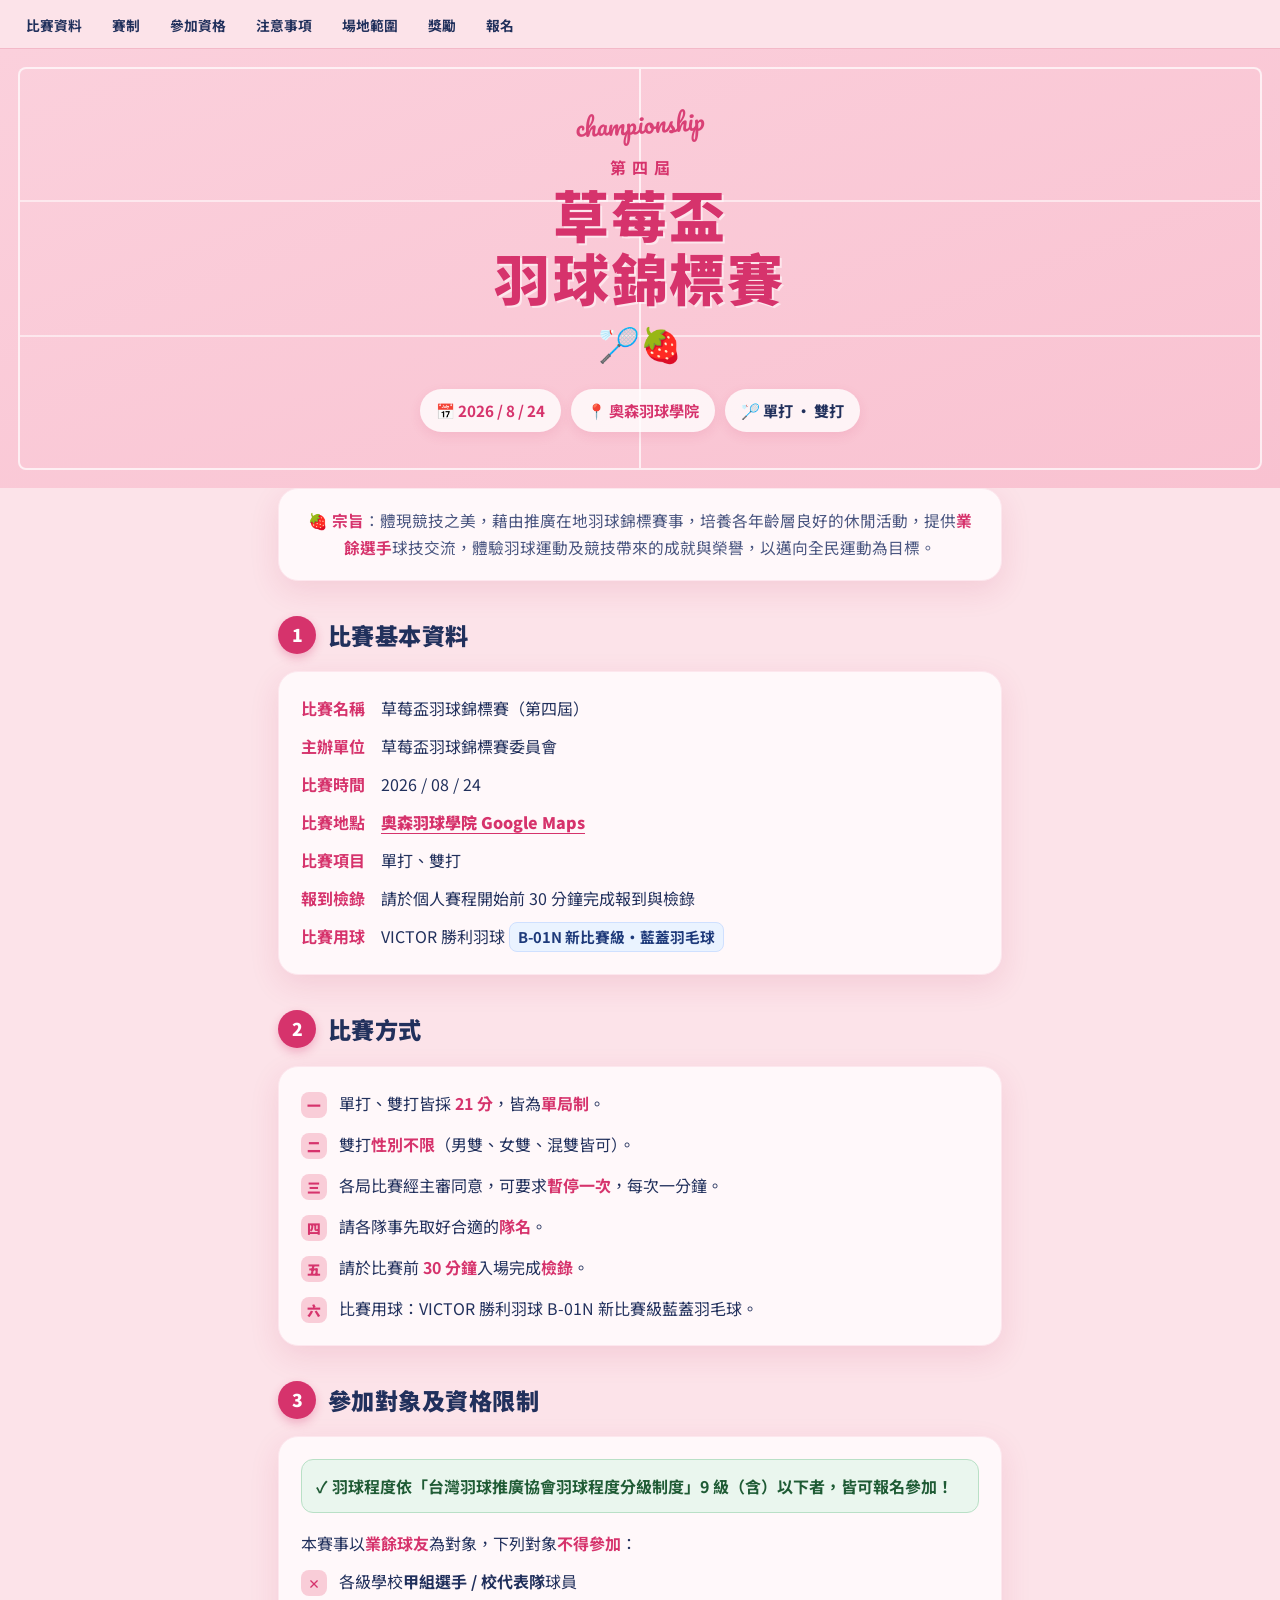
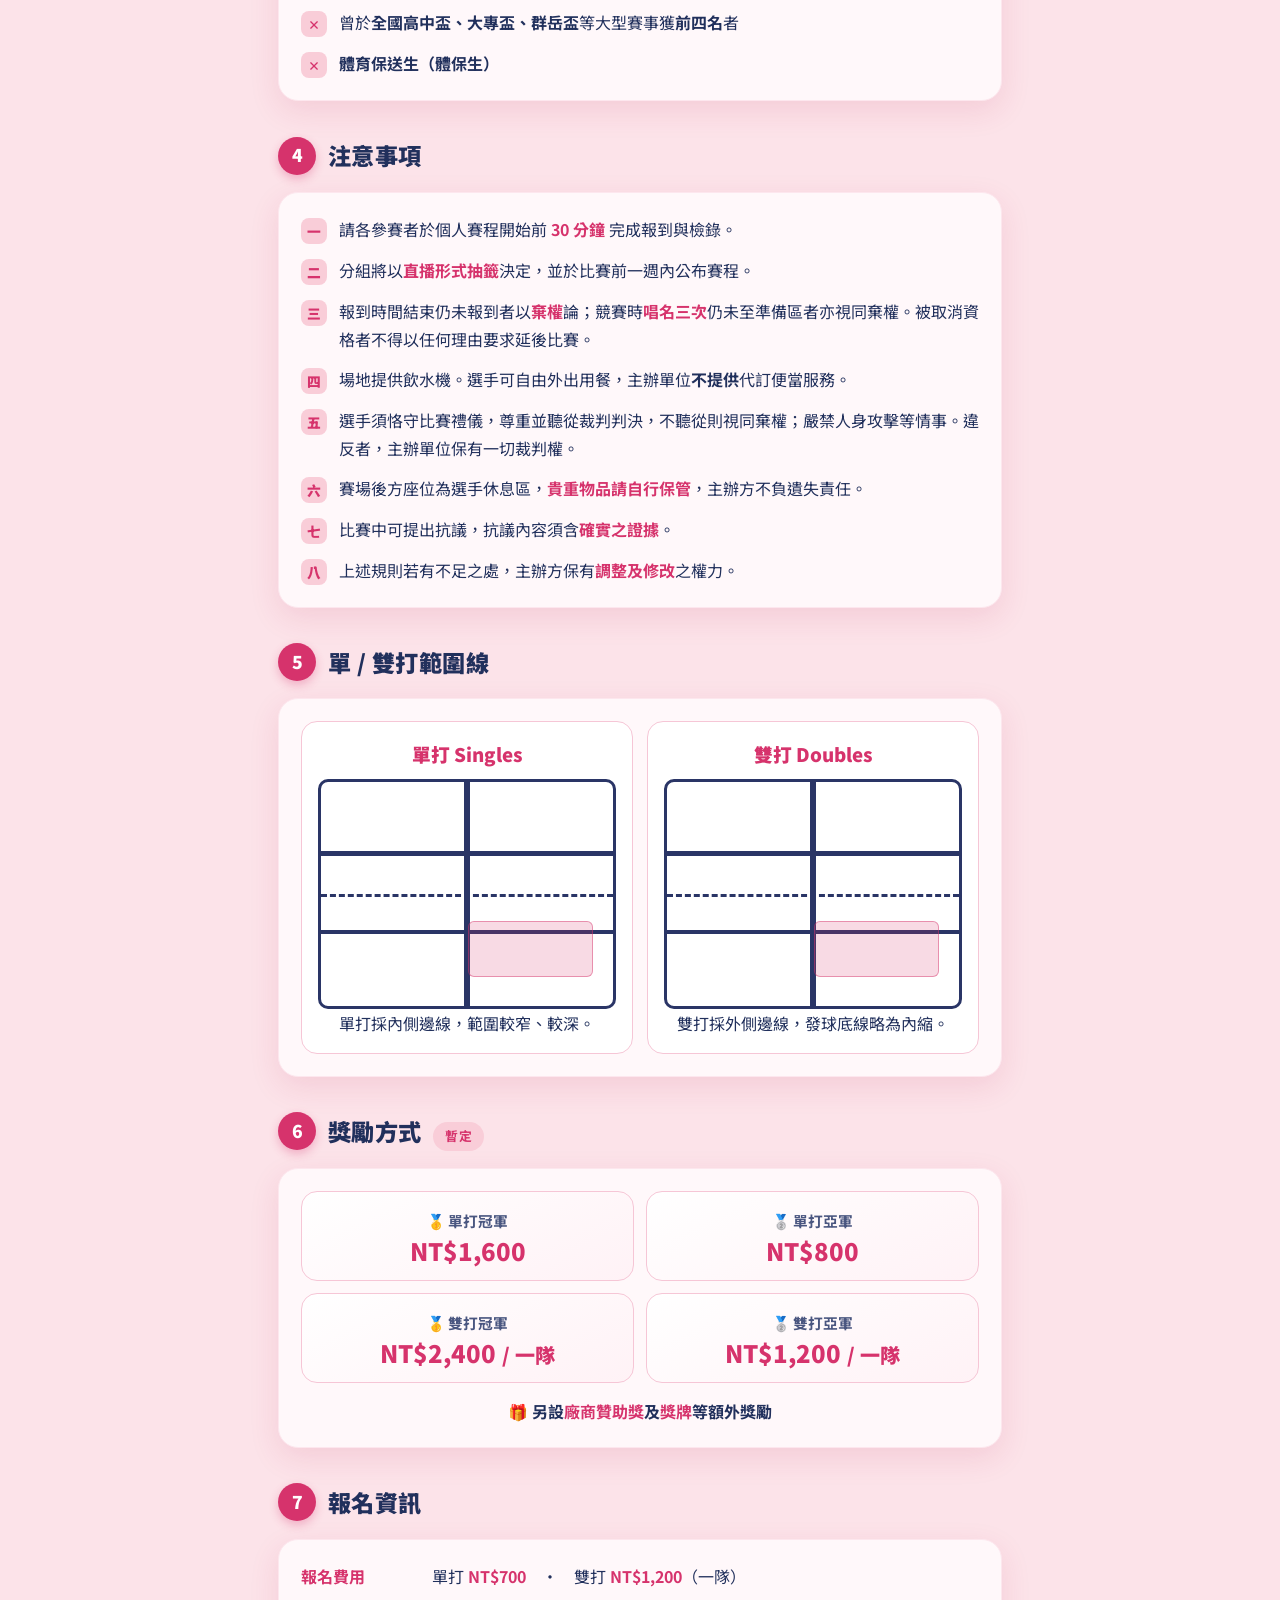
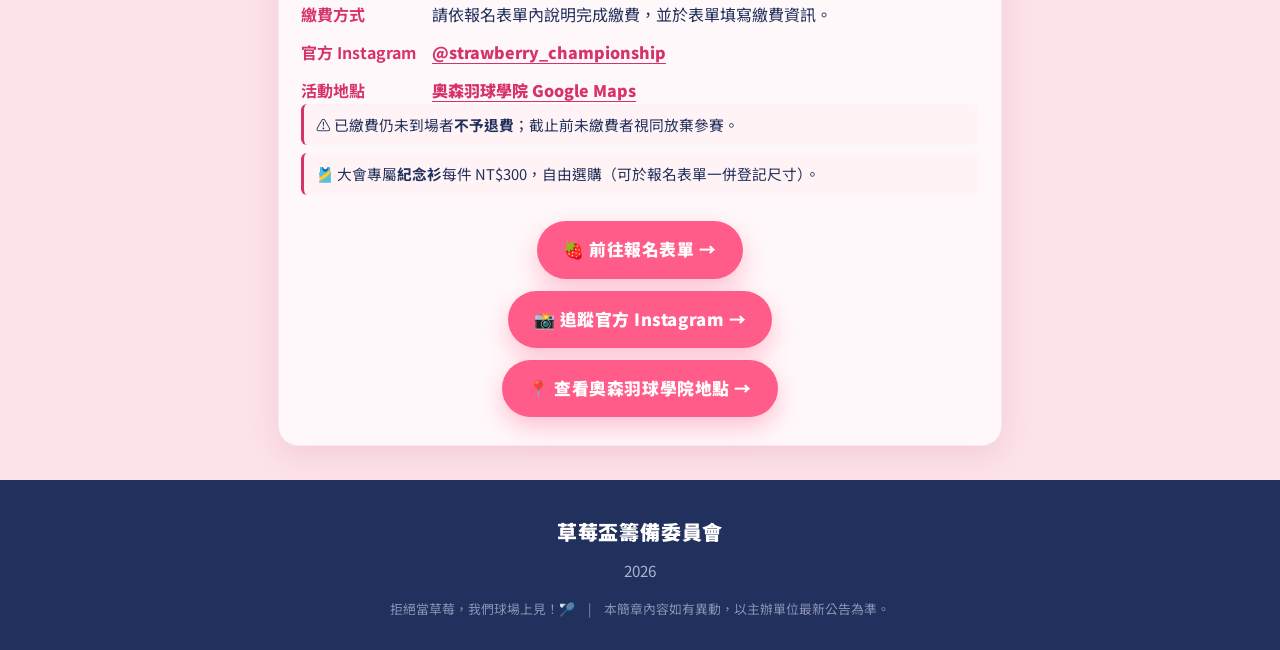
<file: index.html>
<!DOCTYPE html>
<html lang='zh-Hant'>
<head>
<meta charset='UTF-8'>
<meta name='viewport' content='width=device-width, initial-scale=1.0'>
<title>第四屆草莓盃羽球錦標賽 ・ 簡章</title>
<meta name='description' content='第四屆草莓盃羽球錦標賽簡章｜2026/8/24 奧森羽球學院。賽制、參加資格、報名費用、獎勵與報名資訊。'>
<link rel='preconnect' href='https://fonts.googleapis.com'>
<link rel='preconnect' href='https://fonts.gstatic.com' crossorigin>
<link href='https://fonts.googleapis.com/css2?family=Noto+Sans+TC:wght@400;500;700;900&family=Pacifico&display=swap' rel='stylesheet'>
<style>
:root{--bg:#FCE3E9;--bg-deep:#F9CDD8;--ink:#21305C;--ink-soft:#4a5680;--berry:#D6336C;--berry-bright:#FF5C8A;--berry-press:#c22a5d;--cream:#FFF8FA;--line:#F3B9C8;--court:#2A3566;--shadow:0 10px 30px rgba(192,42,93,.12);--radius:20px}*{box-sizing:border-box;margin:0;padding:0}html{scroll-behavior:smooth}body{font-family:'Noto Sans TC',system-ui,sans-serif;color:var(--ink);background:var(--bg);line-height:1.75;-webkit-font-smoothing:antialiased}.wrap{max-width:760px;margin:0 auto;padding:0 18px}nav.top{position:sticky;top:0;z-index:50;background:rgba(252,227,233,.92);backdrop-filter:blur(8px);border-bottom:1px solid var(--line)}nav.top ul{display:flex;gap:6px;list-style:none;overflow-x:auto;padding:10px 14px;-webkit-overflow-scrolling:touch;scrollbar-width:none}nav.top ul::-webkit-scrollbar{display:none}nav.top a{flex:0 0 auto;text-decoration:none;color:var(--ink);font-weight:700;font-size:.86rem;padding:6px 12px;border-radius:999px;white-space:nowrap;transition:background .18s,color .18s}nav.top a:hover{background:var(--berry);color:#fff}header.hero{position:relative;overflow:hidden;background:linear-gradient(160deg,#FBD0DC 0%,#F9C2D1 100%);padding:54px 0 56px}header.hero::before{content:'';position:absolute;inset:18px;border:2px solid rgba(255,255,255,.7);border-radius:8px;background:linear-gradient(rgba(255,255,255,.7),rgba(255,255,255,.7)) center/2px 100% no-repeat,linear-gradient(rgba(255,255,255,.55),rgba(255,255,255,.55)) center 33%/100% 2px no-repeat,linear-gradient(rgba(255,255,255,.55),rgba(255,255,255,.55)) center 67%/100% 2px no-repeat;pointer-events:none}.hero-inner{position:relative;z-index:1;text-align:center}.script{font-family:'Pacifico',cursive;color:var(--berry);font-size:1.5rem;opacity:.9;transform:rotate(-3deg);display:inline-block}.edition{font-weight:700;letter-spacing:.4em;color:var(--berry);margin:8px 0 2px;font-size:1rem;padding-left:.4em}.title{font-weight:900;color:var(--berry);font-size:clamp(2.3rem,9vw,3.5rem);line-height:1.12;letter-spacing:.04em;text-shadow:2px 2px 0 rgba(255,255,255,.55)}.shuttle{font-size:2.1rem;margin:6px 0 16px}.chips{display:flex;gap:10px;justify-content:center;flex-wrap:wrap}.chip{background:rgba(255,255,255,.8);color:var(--ink);font-weight:700;font-size:.95rem;border-radius:999px;padding:8px 16px;box-shadow:0 4px 12px rgba(192,42,93,.1)}.chip b{color:var(--berry)}main{padding:34px 0 10px}section{margin-bottom:34px}.lead{background:var(--cream);border-radius:var(--radius);box-shadow:var(--shadow);border:1px solid #fde7ee;padding:18px 22px;text-align:center;font-size:.98rem;color:var(--ink-soft);margin-bottom:34px}.lead b,.hl{color:var(--berry);font-weight:700}.sec-head{display:flex;align-items:center;gap:12px;margin-bottom:16px}.num{flex:0 0 auto;width:38px;height:38px;border-radius:50%;background:var(--berry);color:#fff;font-weight:900;display:grid;place-items:center;font-size:1.1rem;box-shadow:0 4px 10px rgba(214,51,108,.3)}.sec-head h2{font-size:1.45rem;font-weight:900;color:var(--ink);letter-spacing:.02em}.card{background:var(--cream);border-radius:var(--radius);box-shadow:var(--shadow);padding:22px;border:1px solid #fde7ee}.kv,.reg-grid{display:grid;grid-template-columns:auto 1fr;gap:10px 16px;align-items:baseline}.kv dt,.reg-grid dt{font-weight:700;color:var(--berry);white-space:nowrap}.kv dd{color:var(--ink)}ol.list,ul.list{padding-left:0;list-style:none;display:flex;flex-direction:column;gap:12px}ol.list li,ul.list li{display:flex;gap:12px;align-items:flex-start}.i{flex:0 0 auto;min-width:26px;height:26px;padding:0 6px;border-radius:8px;background:var(--bg-deep);color:var(--berry);font-weight:900;font-size:.86rem;display:grid;place-items:center;margin-top:3px}.ball{display:inline-block;background:#eaf3ff;color:#1e3a7a;border:1px solid #cfe0ff;border-radius:8px;padding:1px 8px;font-weight:700;font-size:.92em}.ok-note{background:#eaf6ee;border:1px solid #b9e0c6;border-radius:12px;padding:12px 14px;color:#1f5b35;font-weight:700;margin-bottom:16px}.courts{display:grid;grid-template-columns:1fr 1fr;gap:14px}.court-card{background:#fff;border:1px solid #f6c6d6;border-radius:16px;padding:16px;text-align:center}.court-card h3{color:var(--berry);font-weight:900;margin-bottom:8px}.court-visual{height:230px;border:3px solid var(--court);border-radius:10px;position:relative;background:linear-gradient(90deg,transparent 49%,var(--court) 49%,var(--court) 51%,transparent 51%),linear-gradient(180deg,transparent 31%,var(--court) 31%,var(--court) 33%,transparent 33%,transparent 66%,var(--court) 66%,var(--court) 68%,transparent 68%);background-color:#fff}.court-visual:before{content:'';position:absolute;left:0;right:0;top:50%;border-top:3px dashed var(--court)}.court-visual:after{content:'';position:absolute;background:rgba(214,51,108,.18);border:1px solid rgba(214,51,108,.45);width:42%;height:24%;right:7%;bottom:13%;border-radius:6px}.prizes{display:grid;grid-template-columns:1fr 1fr;gap:12px}.prize{background:linear-gradient(155deg,#fff,#fff2f6);border:1.5px solid #f6c6d6;border-radius:16px;padding:16px 14px;text-align:center}.rank{font-weight:700;color:var(--ink-soft);font-size:.92rem}.amt{font-weight:900;color:var(--berry);font-size:1.5rem;margin-top:4px;line-height:1.1}.tag{display:inline-block;background:var(--bg-deep);color:var(--berry);font-weight:700;font-size:.8rem;border-radius:999px;padding:3px 12px;margin-left:6px}.text-link{color:var(--berry);font-weight:900;text-decoration:underline;text-underline-offset:4px}.reg-notes{list-style:none;padding:0;display:flex;flex-direction:column;gap:8px;margin-bottom:20px;font-size:.92rem;color:var(--ink)}.reg-notes li{background:#fff3f6;border-left:3px solid var(--berry);border-radius:6px;padding:8px 12px}.reg-cta{text-align:center}.cta{display:inline-flex;align-items:center;gap:10px;background:var(--berry-bright);color:#fff;text-decoration:none;font-weight:900;font-size:1.05rem;letter-spacing:.03em;padding:14px 26px;border-radius:999px;box-shadow:0 10px 24px rgba(255,92,138,.35);transition:transform .15s,box-shadow .15s,background .15s;margin:6px 0}.cta:hover{background:var(--berry-press);transform:translateY(-2px)}footer{background:var(--ink);color:#dfe4f2;text-align:center;padding:34px 18px 30px;margin-top:30px}.ft-title{font-weight:900;font-size:1.25rem;color:#fff;letter-spacing:.04em}.ft-meta{margin:8px 0 14px;color:#aab2cf;font-size:.95rem}.note{font-size:.8rem;color:#8a93b5;margin-top:12px}.totop{position:fixed;right:18px;bottom:18px;z-index:80;width:50px;height:50px;border:0;border-radius:50%;background:var(--berry);color:#fff;display:grid;place-items:center;font-family:inherit;font-size:1.55rem;font-weight:900;box-shadow:0 6px 18px rgba(214,51,108,.4);opacity:0;visibility:hidden;transform:translateY(10px);transition:opacity .25s,transform .25s,background .15s;cursor:pointer}.totop.show{opacity:1;visibility:visible;transform:none}.totop:hover{background:var(--berry-press)}.totop:focus-visible{outline:3px solid #fff;outline-offset:3px}@media(max-width:430px){.prizes,.courts{grid-template-columns:1fr}.kv,.reg-grid{grid-template-columns:1fr}.kv dt{margin-top:6px}}@media(prefers-reduced-motion:reduce){*{animation:none!important;transition:none!important;scroll-behavior:auto!important}}
</style>
</head>
<body>
<nav class='top' id='top' aria-label='章節導覽'><ul><li><a href='#basic'>比賽資料</a></li><li><a href='#format'>賽制</a></li><li><a href='#eligibility'>參加資格</a></li><li><a href='#notes'>注意事項</a></li><li><a href='#court'>場地範圍</a></li><li><a href='#prize'>獎勵</a></li><li><a href='#register'>報名</a></li></ul></nav>
<header class='hero'><div class='wrap hero-inner'><div class='script'>championship</div><div class='edition'>第四屆</div><h1 class='title'>草莓盃<br>羽球錦標賽</h1><div class='shuttle' aria-hidden='true'>🏸🍓</div><div class='chips'><span class='chip'>📅 <b>2026 / 8 / 24</b></span><span class='chip'>📍 <b>奧森羽球學院</b></span><span class='chip'>🏸 單打 ・ 雙打</span></div></div></header>
<main class='wrap'>
<p class='lead'>🍓 <b>宗旨</b>：體現競技之美，藉由推廣在地羽球錦標賽事，培養各年齡層良好的休閒活動，提供<b>業餘選手</b>球技交流，體驗羽球運動及競技帶來的成就與榮譽，以邁向全民運動為目標。</p>
<section id='basic'><div class='sec-head'><span class='num'>1</span><h2>比賽基本資料</h2></div><div class='card'><dl class='kv'><dt>比賽名稱</dt><dd>草莓盃羽球錦標賽（第四屆）</dd><dt>主辦單位</dt><dd>草莓盃羽球錦標賽委員會</dd><dt>比賽時間</dt><dd>2026 / 08 / 24</dd><dt>比賽地點</dt><dd><a class='text-link' href='https://maps.app.goo.gl/k4P72rh6DR4fW9Dw5' target='_blank' rel='noopener noreferrer'>奧森羽球學院 Google Maps</a></dd><dt>比賽項目</dt><dd>單打、雙打</dd><dt>報到檢錄</dt><dd>請於個人賽程開始前 30 分鐘完成報到與檢錄</dd><dt>比賽用球</dt><dd>VICTOR 勝利羽球 <span class='ball'>B-01N 新比賽級・藍蓋羽毛球</span></dd></dl></div></section>
<section id='format'><div class='sec-head'><span class='num'>2</span><h2>比賽方式</h2></div><div class='card'><ol class='list'><li><span class='i'>一</span><span>單打、雙打皆採 <span class='hl'>21 分</span>，皆為<span class='hl'>單局制</span>。</span></li><li><span class='i'>二</span><span>雙打<span class='hl'>性別不限</span>（男雙、女雙、混雙皆可）。</span></li><li><span class='i'>三</span><span>各局比賽經主審同意，可要求<span class='hl'>暫停一次</span>，每次一分鐘。</span></li><li><span class='i'>四</span><span>請各隊事先取好合適的<span class='hl'>隊名</span>。</span></li><li><span class='i'>五</span><span>請於比賽前 <span class='hl'>30 分鐘</span>入場完成<span class='hl'>檢錄</span>。</span></li><li><span class='i'>六</span><span>比賽用球：VICTOR 勝利羽球 B-01N 新比賽級藍蓋羽毛球。</span></li></ol></div></section>
<section id='eligibility'><div class='sec-head'><span class='num'>3</span><h2>參加對象及資格限制</h2></div><div class='card'><div class='ok-note'>✓ 羽球程度依「台灣羽球推廣協會羽球程度分級制度」<strong>9 級（含）以下</strong>者，皆可報名參加！</div><p style='margin-bottom:10px'>本賽事以<strong class='hl'>業餘球友</strong>為對象，下列對象<strong class='hl'>不得參加</strong>：</p><ul class='list'><li><span class='i'>✕</span><span>各級學校<strong>甲組選手 / 校代表隊</strong>球員</span></li><li><span class='i'>✕</span><span>曾於<strong>全國高中盃、大專盃、群岳盃</strong>等大型賽事獲<strong>前四名</strong>者</span></li><li><span class='i'>✕</span><span><strong>體育保送生（體保生）</strong></span></li></ul></div></section>
<section id='notes'><div class='sec-head'><span class='num'>4</span><h2>注意事項</h2></div><div class='card'><ol class='list'><li><span class='i'>一</span><span>請各參賽者於個人賽程開始前 <span class='hl'>30 分鐘</span> 完成報到與檢錄。</span></li><li><span class='i'>二</span><span>分組將以<span class='hl'>直播形式抽籤</span>決定，並於比賽前一週內公布賽程。</span></li><li><span class='i'>三</span><span>報到時間結束仍未報到者以<span class='hl'>棄權</span>論；競賽時<span class='hl'>唱名三次</span>仍未至準備區者亦視同棄權。被取消資格者不得以任何理由要求延後比賽。</span></li><li><span class='i'>四</span><span>場地提供飲水機。選手可自由外出用餐，主辦單位<strong>不提供</strong>代訂便當服務。</span></li><li><span class='i'>五</span><span>選手須恪守比賽禮儀，尊重並聽從裁判判決，不聽從則視同棄權；嚴禁人身攻擊等情事。違反者，主辦單位保有一切裁判權。</span></li><li><span class='i'>六</span><span>賽場後方座位為選手休息區，<span class='hl'>貴重物品請自行保管</span>，主辦方不負遺失責任。</span></li><li><span class='i'>七</span><span>比賽中可提出抗議，抗議內容須含<span class='hl'>確實之證據</span>。</span></li><li><span class='i'>八</span><span>上述規則若有不足之處，主辦方保有<span class='hl'>調整及修改</span>之權力。</span></li></ol></div></section>
<section id='court'><div class='sec-head'><span class='num'>5</span><h2>單 / 雙打範圍線</h2></div><div class='card'><div class='courts'><div class='court-card'><h3>單打 Singles</h3><div class='court-visual' aria-label='單打場地示意圖'></div><p>單打採內側邊線，範圍較窄、較深。</p></div><div class='court-card'><h3>雙打 Doubles</h3><div class='court-visual' aria-label='雙打場地示意圖'></div><p>雙打採外側邊線，發球底線略為內縮。</p></div></div></div></section>
<section id='prize'><div class='sec-head'><span class='num'>6</span><h2>獎勵方式 <span class='tag'>暫定</span></h2></div><div class='card'><div class='prizes'><div class='prize'><div class='rank'>🥇 單打冠軍</div><div class='amt'>NT$1,600</div></div><div class='prize'><div class='rank'>🥈 單打亞軍</div><div class='amt'>NT$800</div></div><div class='prize'><div class='rank'>🥇 雙打冠軍</div><div class='amt'>NT$2,400 <small>/ 一隊</small></div></div><div class='prize'><div class='rank'>🥈 雙打亞軍</div><div class='amt'>NT$1,200 <small>/ 一隊</small></div></div></div><p style='margin-top:14px;text-align:center;font-weight:700'>🎁 另設<strong class='hl'>廠商贊助獎</strong>及<strong class='hl'>獎牌</strong>等額外獎勵</p></div></section>
<section id='register'><div class='sec-head'><span class='num'>7</span><h2>報名資訊</h2></div><div class='card'><dl class='reg-grid'><dt>報名費用</dt><dd>單打 <strong class='hl'>NT$700</strong>　・　雙打 <strong class='hl'>NT$1,200</strong>（一隊）</dd><dt>繳費方式</dt><dd>請依報名表單內說明完成繳費，並於表單填寫繳費資訊。</dd><dt>官方 Instagram</dt><dd><a class='text-link' href='https://www.instagram.com/strawberry_championship?utm_source=ig_web_button_share_sheet&igsh=ZDNlZDc0MzIxNw==' target='_blank' rel='noopener noreferrer'>@strawberry_championship</a></dd><dt>活動地點</dt><dd><a class='text-link' href='https://maps.app.goo.gl/k4P72rh6DR4fW9Dw5' target='_blank' rel='noopener noreferrer'>奧森羽球學院 Google Maps</a></dd></dl><ul class='reg-notes'><li>⚠️ 已繳費仍未到場者<strong>不予退費</strong>；截止前未繳費者視同放棄參賽。</li><li>🎽 大會專屬<strong>紀念衫</strong>每件 NT$300，自由選購（可於報名表單一併登記尺寸）。</li></ul><div class='reg-cta'><a class='cta' href='https://docs.google.com/forms/d/e/1FAIpQLSeBt60xEyiP-Oa-G78JisRGf8sQBV52wrW5EKBXMszRHAlbpA/viewform?usp=header' target='_blank' rel='noopener'>🍓 前往報名表單 →</a><br><a class='cta' href='https://www.instagram.com/strawberry_championship?utm_source=ig_web_button_share_sheet&igsh=ZDNlZDc0MzIxNw==' target='_blank' rel='noopener noreferrer'>📸 追蹤官方 Instagram →</a><br><a class='cta' href='https://maps.app.goo.gl/k4P72rh6DR4fW9Dw5' target='_blank' rel='noopener noreferrer'>📍 查看奧森羽球學院地點 →</a></div></div></section>
</main>
<footer><div class='ft-title'>草莓盃籌備委員會</div><div class='ft-meta'>2026</div><div class='note'>拒絕當草莓，我們球場上見！🏸　|　本簡章內容如有異動，以主辦單位最新公告為準。</div></footer>
<button type='button' class='totop' id='totop' aria-label='回到頁面最上方'>↑</button>
<script>(function(){var b=document.getElementById('totop');if(!b)return;function t(){if(window.scrollY>320){b.classList.add('show')}else{b.classList.remove('show')}}b.addEventListener('click',function(){window.scrollTo({top:0,left:0,behavior:'smooth'})});window.addEventListener('scroll',t,{passive:true});t()})();</script>
</body>
</html>
</file>
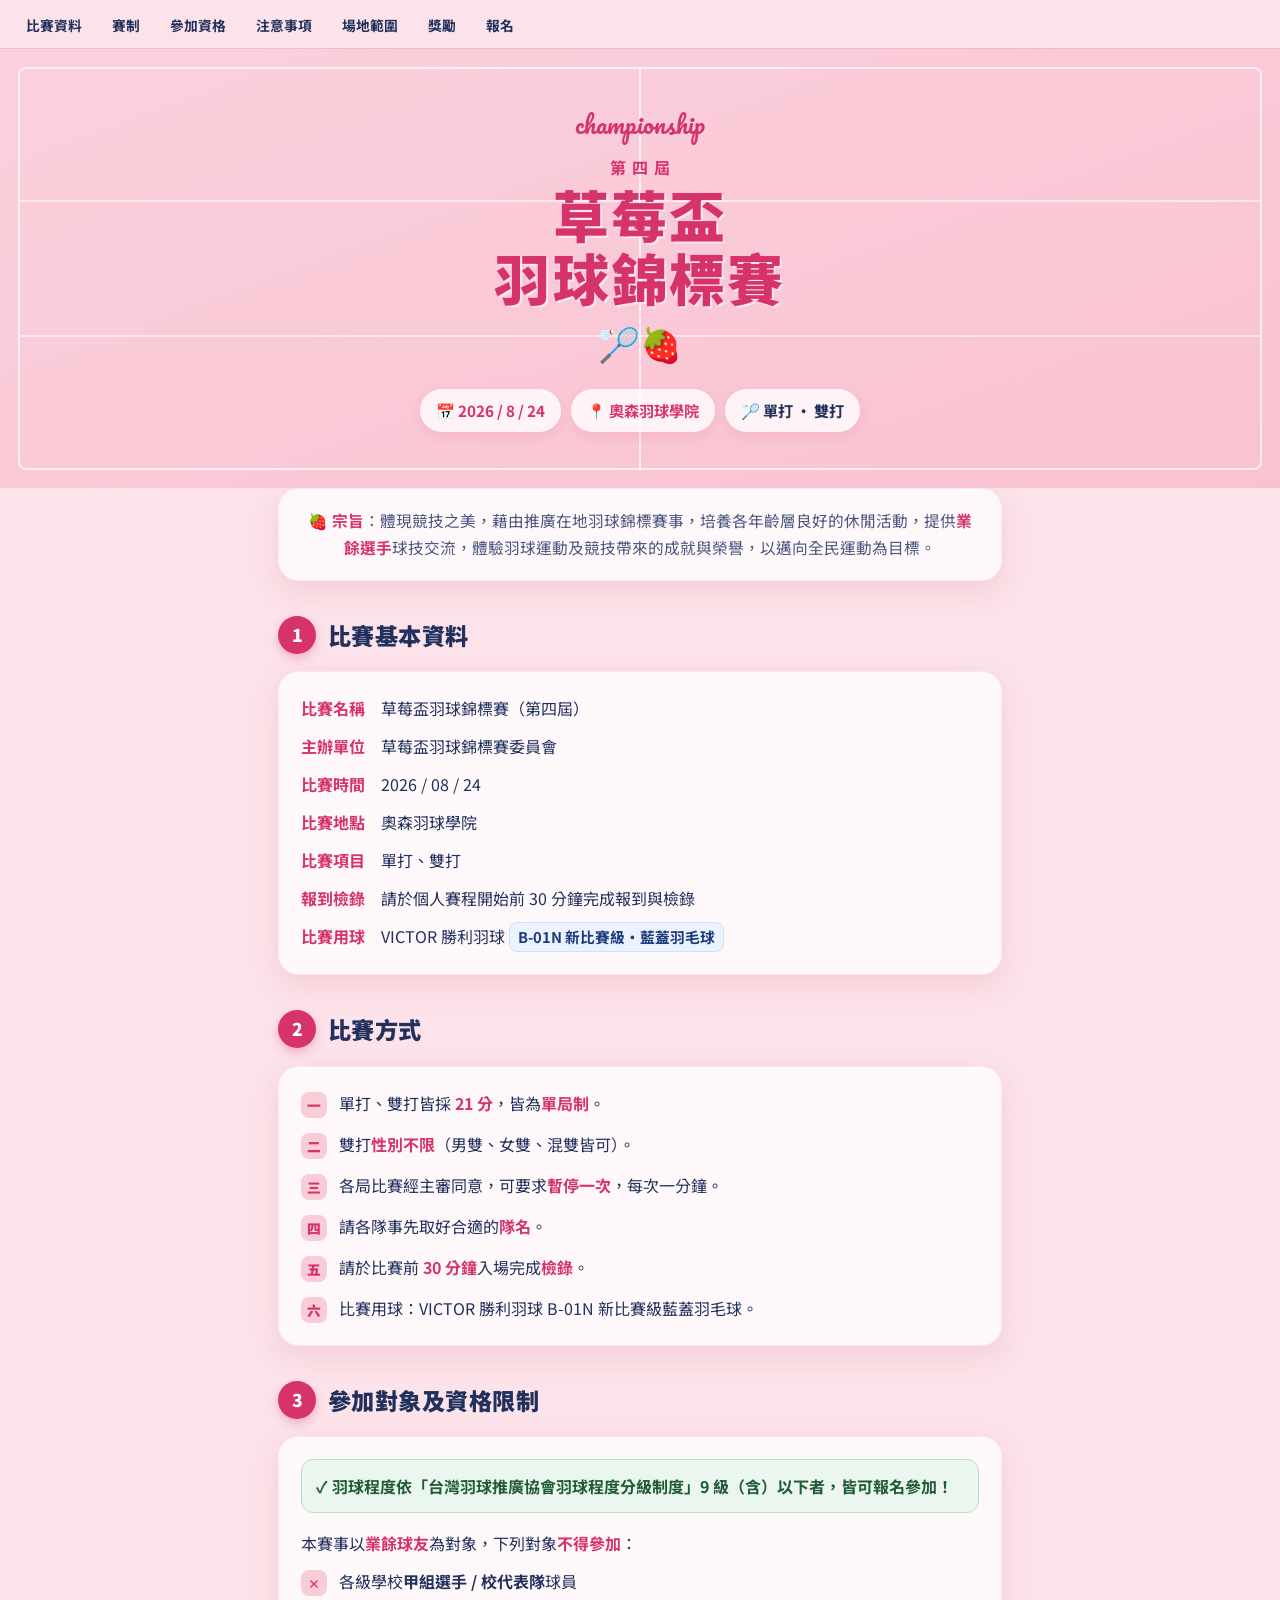
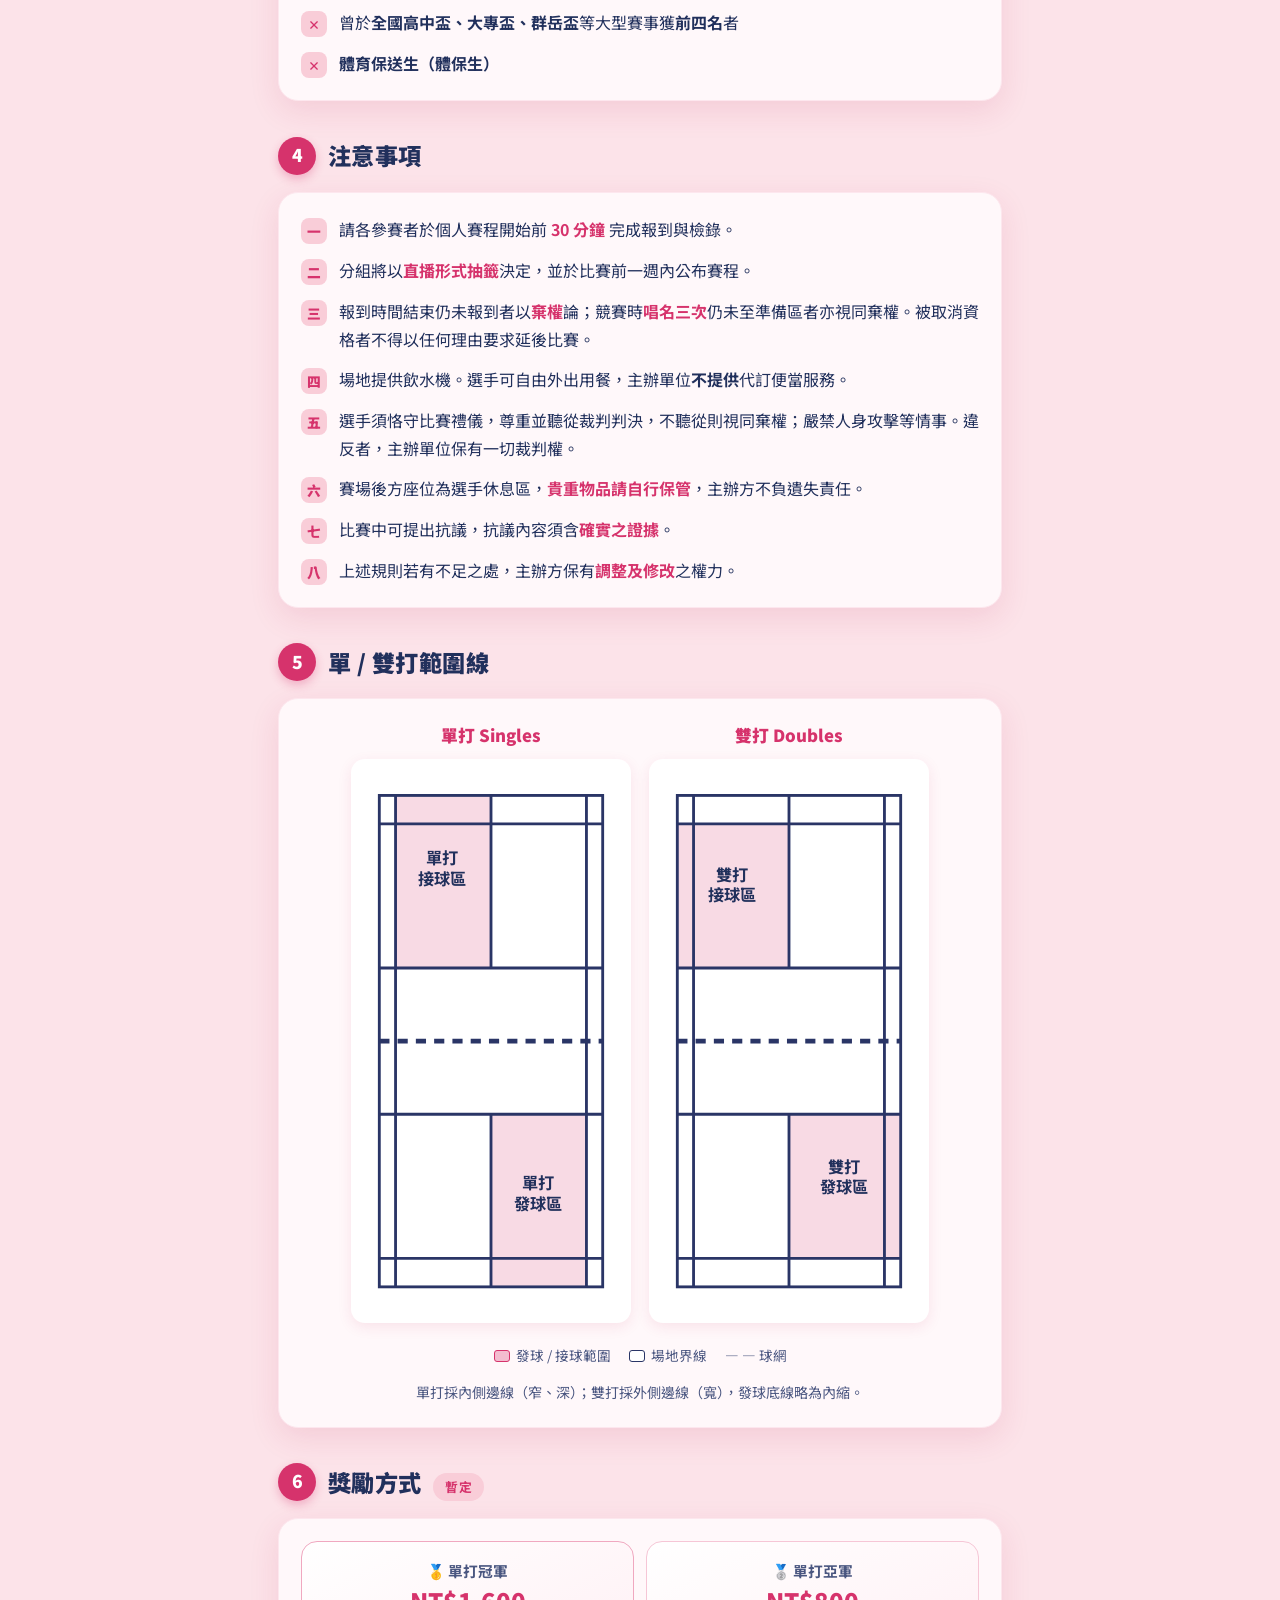
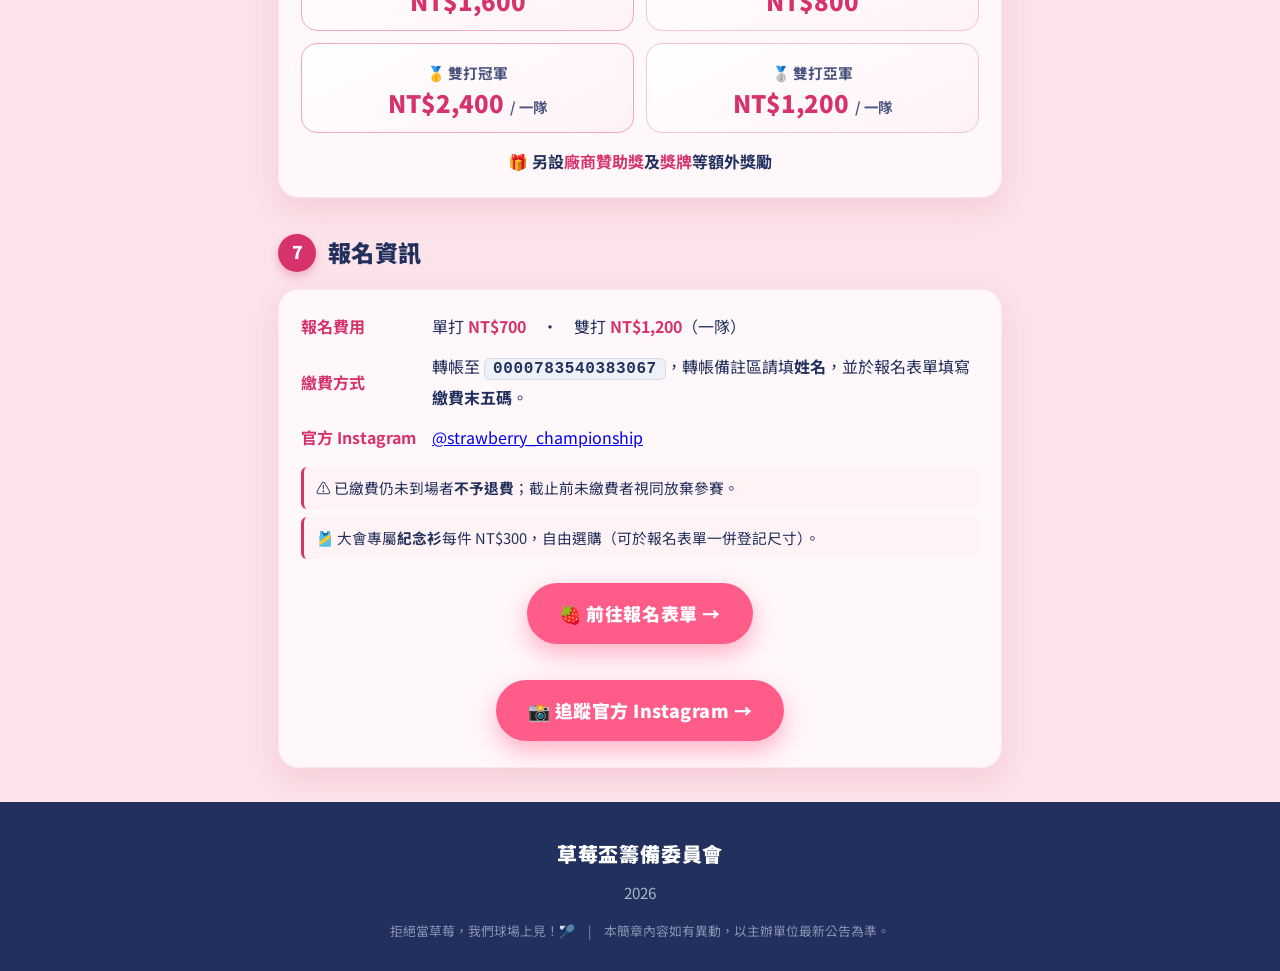
<file: 草莓盃簡章_Claude內容修正版.html>
<!DOCTYPE html>
<html lang="zh-Hant">
<head>
<meta charset="UTF-8">
<meta name="viewport" content="width=device-width, initial-scale=1.0">
<title>第四屆草莓盃羽球錦標賽 ・ 簡章</title>
<meta name="description" content="第四屆草莓盃羽球錦標賽簡章｜2026/8/24 奧森羽球學院。賽制、參加資格、報名費用、獎勵與報名資訊。">
<link rel="preconnect" href="https://fonts.googleapis.com">
<link rel="preconnect" href="https://fonts.gstatic.com" crossorigin>
<link href="https://fonts.googleapis.com/css2?family=Noto+Sans+TC:wght@400;500;700;900&family=Pacifico&display=swap" rel="stylesheet">
<style>
  :root{
    --bg:#FCE3E9;--bg-deep:#F9CDD8;--ink:#21305C;--ink-soft:#4a5680;
    --berry:#D6336C;--berry-bright:#FF5C8A;--berry-press:#c22a5d;
    --cream:#FFF8FA;--line:#F3B9C8;--court:#2A3566;
    --shadow:0 10px 30px rgba(192,42,93,.12);--radius:20px;
  }
  *{box-sizing:border-box;margin:0;padding:0}
  html{scroll-behavior:smooth}
  body{font-family:"Noto Sans TC",system-ui,sans-serif;color:var(--ink);background:var(--bg);line-height:1.75;-webkit-font-smoothing:antialiased}
  .wrap{max-width:760px;margin:0 auto;padding:0 18px}

  nav.top{position:sticky;top:0;z-index:50;background:rgba(252,227,233,.92);backdrop-filter:blur(8px);border-bottom:1px solid var(--line)}
  nav.top ul{display:flex;gap:6px;list-style:none;overflow-x:auto;padding:10px 14px;-webkit-overflow-scrolling:touch;scrollbar-width:none}
  nav.top ul::-webkit-scrollbar{display:none}
  nav.top a{flex:0 0 auto;text-decoration:none;color:var(--ink);font-weight:700;font-size:.86rem;padding:6px 12px;border-radius:999px;white-space:nowrap;transition:background .18s,color .18s}
  nav.top a:hover{background:var(--berry);color:#fff}
  nav.top a:focus-visible{outline:3px solid var(--berry);outline-offset:2px}

  header.hero{position:relative;overflow:hidden;background:linear-gradient(160deg,#FBD0DC 0%,#F9C2D1 100%);padding:54px 0 56px}
  header.hero::before{content:"";position:absolute;inset:18px;border:2px solid rgba(255,255,255,.7);border-radius:8px;
    background:linear-gradient(rgba(255,255,255,.7),rgba(255,255,255,.7)) center/2px 100% no-repeat,
      linear-gradient(rgba(255,255,255,.55),rgba(255,255,255,.55)) center 33%/100% 2px no-repeat,
      linear-gradient(rgba(255,255,255,.55),rgba(255,255,255,.55)) center 67%/100% 2px no-repeat;pointer-events:none}
  .hero-inner{position:relative;z-index:1;text-align:center}
  .script{font-family:"Pacifico",cursive;color:var(--berry);font-size:1.5rem;opacity:.9;transform:rotate(-3deg);display:inline-block}
  .edition{font-weight:700;letter-spacing:.4em;color:var(--berry);margin:8px 0 2px;font-size:1rem;padding-left:.4em}
  .title{font-weight:900;color:var(--berry);font-size:clamp(2.3rem,9vw,3.5rem);line-height:1.12;letter-spacing:.04em;text-shadow:2px 2px 0 rgba(255,255,255,.55)}
  .shuttle{font-size:2.1rem;margin:6px 0 16px}
  .chips{display:flex;gap:10px;justify-content:center;flex-wrap:wrap}
  .chip{background:rgba(255,255,255,.8);color:var(--ink);font-weight:700;font-size:.95rem;border-radius:999px;padding:8px 16px;box-shadow:0 4px 12px rgba(192,42,93,.1)}
  .chip b{color:var(--berry)}

  .cta{display:inline-flex;align-items:center;gap:10px;background:var(--berry-bright);color:#fff;text-decoration:none;font-weight:900;font-size:1.12rem;letter-spacing:.03em;padding:15px 32px;border-radius:999px;box-shadow:0 10px 24px rgba(255,92,138,.45);transition:transform .15s,box-shadow .15s,background .15s}
  .cta:hover{background:var(--berry-press);transform:translateY(-2px);box-shadow:0 14px 28px rgba(255,92,138,.5)}
  .cta:active{transform:translateY(0)}
  .cta:focus-visible{outline:3px solid #fff;outline-offset:3px}

  main{padding:34px 0 10px}
  section{margin-bottom:34px}
  .lead{background:var(--cream);border-radius:var(--radius);box-shadow:var(--shadow);border:1px solid #fde7ee;padding:18px 22px;text-align:center;font-size:.98rem;color:var(--ink-soft);margin-bottom:34px}
  .lead b{color:var(--berry)}
  .sec-head{display:flex;align-items:center;gap:12px;margin-bottom:16px}
  .num{flex:0 0 auto;width:38px;height:38px;border-radius:50%;background:var(--berry);color:#fff;font-weight:900;display:grid;place-items:center;font-size:1.1rem;box-shadow:0 4px 10px rgba(214,51,108,.3)}
  .sec-head h2{font-size:1.45rem;font-weight:900;color:var(--ink);letter-spacing:.02em}
  .card{background:var(--cream);border-radius:var(--radius);box-shadow:var(--shadow);padding:22px;border:1px solid #fde7ee}
  .kv{display:grid;grid-template-columns:auto 1fr;gap:10px 16px;align-items:baseline}
  .kv dt{font-weight:700;color:var(--berry);white-space:nowrap}
  .kv dd{color:var(--ink)}
  ol.list,ul.list{padding-left:0;list-style:none;display:flex;flex-direction:column;gap:12px}
  ol.list li,ul.list li{display:flex;gap:12px;align-items:flex-start}
  ol.list li .i,ul.list li .i{flex:0 0 auto;min-width:26px;height:26px;padding:0 6px;border-radius:8px;background:var(--bg-deep);color:var(--berry);font-weight:900;font-size:.86rem;display:grid;place-items:center;margin-top:3px}
  .hl{color:var(--berry);font-weight:700}
  .ball{display:inline-block;background:#eaf3ff;color:#1e3a7a;border:1px solid #cfe0ff;border-radius:8px;padding:1px 8px;font-weight:700;font-size:.92em}
  .ok-note{background:#eaf6ee;border:1px solid #b9e0c6;border-radius:12px;padding:12px 14px;color:#1f5b35;font-weight:700;margin-bottom:16px}

  .courts{display:flex;gap:18px;flex-wrap:wrap;justify-content:center}
  .court-box{flex:1 1 200px;max-width:280px;text-align:center}
  .court-box h3{font-size:1.05rem;color:var(--berry);font-weight:900;margin-bottom:8px}
  .court-box svg{width:100%;height:auto;background:#fff;border-radius:14px;box-shadow:0 4px 14px rgba(192,42,93,.1);padding:8px}
  .legend{display:flex;gap:18px;justify-content:center;flex-wrap:wrap;margin-top:14px;font-size:.85rem;color:var(--ink-soft)}
  .legend span{display:inline-flex;align-items:center;gap:6px}
  .sw{width:16px;height:12px;border-radius:3px;display:inline-block}

  .prizes{display:grid;grid-template-columns:1fr 1fr;gap:12px}
  .prize{background:linear-gradient(155deg,#fff,#fff2f6);border:1.5px solid #f6c6d6;border-radius:16px;padding:16px 14px;text-align:center}
  .prize .rank{font-weight:700;color:var(--ink-soft);font-size:.92rem}
  .prize .amt{font-weight:900;color:var(--berry);font-size:1.5rem;margin-top:4px;line-height:1.1}
  .prize .amt small{font-size:.6em;font-weight:700;color:var(--ink-soft)}
  .prize.gold{border-color:#f0a8c0}
  .extra{margin-top:14px;text-align:center;color:var(--ink);font-weight:700}
  .tag{display:inline-block;background:var(--bg-deep);color:var(--berry);font-weight:700;font-size:.8rem;border-radius:999px;padding:3px 12px;margin-left:6px}

  .todo{background:#fff5d6;color:#8a6d00;border:1px dashed #e0bf4d;border-radius:8px;padding:2px 10px;font-weight:700;font-size:.9em;display:inline-block}
  .acct{font-family:ui-monospace,monospace;background:#eef1f8;border:1px solid #d4dbf0;border-radius:6px;padding:1px 8px;font-weight:700;letter-spacing:.04em}
  .reg-grid{display:grid;grid-template-columns:auto 1fr;gap:12px 16px;align-items:center;margin-bottom:16px}
  .reg-grid dt{font-weight:700;color:var(--berry)}
  .reg-notes{list-style:none;padding:0;display:flex;flex-direction:column;gap:8px;margin-bottom:20px;font-size:.92rem;color:var(--ink)}
  .reg-notes li{background:#fff3f6;border-left:3px solid var(--berry);border-radius:6px;padding:8px 12px}
  .reg-cta{text-align:center}.reg-cta .cta{margin:4px 0}

  footer{background:var(--ink);color:#dfe4f2;text-align:center;padding:34px 18px 30px;margin-top:30px}
  footer .ft-title{font-weight:900;font-size:1.25rem;color:#fff;letter-spacing:.04em}
  footer .ft-meta{margin:8px 0 14px;color:#aab2cf;font-size:.95rem}
  footer .note{font-size:.8rem;color:#8a93b5;margin-top:12px}

  .totop{position:fixed;right:18px;bottom:18px;z-index:60;width:48px;height:48px;border-radius:50%;background:var(--berry);color:#fff;display:grid;place-items:center;font-size:1.5rem;font-weight:900;text-decoration:none;box-shadow:0 6px 18px rgba(214,51,108,.4);opacity:0;visibility:hidden;transform:translateY(10px);transition:opacity .25s,transform .25s,background .15s}
  .totop.show{opacity:1;visibility:visible;transform:none}
  .totop:hover{background:var(--berry-press)}
  .totop:focus-visible{outline:3px solid #fff;outline-offset:3px}

  @media (max-width:430px){
    .prizes{grid-template-columns:1fr}
    .court-box{flex:1 1 100%}
    .kv,.reg-grid{grid-template-columns:1fr}
    .kv dt{margin-top:6px}
  }
  @media (prefers-reduced-motion:reduce){*{animation:none!important;transition:none!important;scroll-behavior:auto!important}}
  @keyframes rise{from{opacity:0;transform:translateY(14px)}to{opacity:1;transform:none}}
  .hero-inner>*{animation:rise .6s both}
  .hero-inner>*:nth-child(2){animation-delay:.05s}
  .hero-inner>*:nth-child(3){animation-delay:.1s}
  .hero-inner>*:nth-child(4){animation-delay:.15s}
  .hero-inner>*:nth-child(5){animation-delay:.2s}
</style>
</head>
<body>

<nav class="top" id="top" aria-label="章節導覽">
  <ul>
    <li><a href="#basic">比賽資料</a></li>
    <li><a href="#format">賽制</a></li>
    <li><a href="#eligibility">參加資格</a></li>
    <li><a href="#notes">注意事項</a></li>
    <li><a href="#court">場地範圍</a></li>
    <li><a href="#prize">獎勵</a></li>
    <li><a href="#register">報名</a></li>
  </ul>
</nav>

<header class="hero">
  <div class="wrap hero-inner">
    <div class="script">championship</div>
    <div class="edition">第四屆</div>
    <h1 class="title">草莓盃<br>羽球錦標賽</h1>
    <div class="shuttle" aria-hidden="true">🏸🍓</div>
    <div class="chips">
      <span class="chip">📅 <b>2026 / 8 / 24</b></span>
      <span class="chip">📍 <b>奧森羽球學院</b></span>
      <span class="chip">🏸 單打 ・ 雙打</span>
    </div>
  </div>
</header>

<main class="wrap">

  <p class="lead">🍓 <b>宗旨</b>：體現競技之美，藉由推廣在地羽球錦標賽事，培養各年齡層良好的休閒活動，提供<b>業餘選手</b>球技交流，體驗羽球運動及競技帶來的成就與榮譽，以邁向全民運動為目標。</p>

  <!-- 1 比賽基本資料 -->
  <section id="basic">
    <div class="sec-head"><span class="num">1</span><h2>比賽基本資料</h2></div>
    <div class="card">
      <dl class="kv">
        <dt>比賽名稱</dt><dd>草莓盃羽球錦標賽（第四屆）</dd>
        <dt>主辦單位</dt><dd>草莓盃羽球錦標賽委員會</dd>
        <dt>比賽時間</dt><dd>2026 / 08 / 24</dd>
        <dt>比賽地點</dt><dd>奧森羽球學院</dd>
        <dt>比賽項目</dt><dd>單打、雙打</dd>
        <dt>報到檢錄</dt><dd>請於個人賽程開始前 30 分鐘完成報到與檢錄</dd>
        <dt>比賽用球</dt><dd>VICTOR 勝利羽球 <span class="ball">B-01N 新比賽級・藍蓋羽毛球</span></dd>
      </dl>
    </div>
  </section>

  <!-- 2 比賽方式 -->
  <section id="format">
    <div class="sec-head"><span class="num">2</span><h2>比賽方式</h2></div>
    <div class="card">
      <ol class="list">
        <li><span class="i">一</span><span>單打、雙打皆採 <span class="hl">21 分</span>，皆為<span class="hl">單局制</span>。</span></li>
        <li><span class="i">二</span><span>雙打<span class="hl">性別不限</span>（男雙、女雙、混雙皆可）。</span></li>
        <li><span class="i">三</span><span>各局比賽經主審同意，可要求<span class="hl">暫停一次</span>，每次一分鐘。</span></li>
        <li><span class="i">四</span><span>請各隊事先取好合適的<span class="hl">隊名</span>。</span></li>
        <li><span class="i">五</span><span>請於比賽前 <span class="hl">30 分鐘</span>入場完成<span class="hl">檢錄</span>。</span></li>
        <li><span class="i">六</span><span>比賽用球：VICTOR 勝利羽球 B-01N 新比賽級藍蓋羽毛球。</span></li>
      </ol>
    </div>
  </section>

  <!-- 3 參加資格 -->
  <section id="eligibility">
    <div class="sec-head"><span class="num">3</span><h2>參加對象及資格限制</h2></div>
    <div class="card">
      <div class="ok-note">✓ 羽球程度依「台灣羽球推廣協會羽球程度分級制度」<strong>9 級（含）以下</strong>者，皆可報名參加！</div>
      <p style="margin-bottom:10px">本賽事以<strong class="hl">業餘球友</strong>為對象，下列對象<strong class="hl">不得參加</strong>：</p>
      <ul class="list">
        <li><span class="i">✕</span><span>各級學校<strong>甲組選手 / 校代表隊</strong>球員</span></li>
        <li><span class="i">✕</span><span>曾於<strong>全國高中盃、大專盃、群岳盃</strong>等大型賽事獲<strong>前四名</strong>者</span></li>
        <li><span class="i">✕</span><span><strong>體育保送生（體保生）</strong></span></li>
      </ul>
    </div>
  </section>

  <!-- 4 注意事項 -->
  <section id="notes">
    <div class="sec-head"><span class="num">4</span><h2>注意事項</h2></div>
    <div class="card">
      <ol class="list">
        <li><span class="i">一</span><span>請各參賽者於個人賽程開始前 <span class="hl">30 分鐘</span> 完成報到與檢錄。</span></li>
        <li><span class="i">二</span><span>分組將以<span class="hl">直播形式抽籤</span>決定，並於比賽前一週內公布賽程。</span></li>
        <li><span class="i">三</span><span>報到時間結束仍未報到者以<span class="hl">棄權</span>論；競賽時<span class="hl">唱名三次</span>仍未至準備區者亦視同棄權。被取消資格者不得以任何理由要求延後比賽。</span></li>
        <li><span class="i">四</span><span>場地提供飲水機。選手可自由外出用餐，主辦單位<strong>不提供</strong>代訂便當服務。</span></li>
        <li><span class="i">五</span><span>選手須恪守比賽禮儀，尊重並聽從裁判判決，不聽從則視同棄權；嚴禁人身攻擊等情事。違反者，主辦單位保有一切裁判權。</span></li>
        <li><span class="i">六</span><span>賽場後方座位為選手休息區，<span class="hl">貴重物品請自行保管</span>，主辦方不負遺失責任。</span></li>
        <li><span class="i">七</span><span>比賽中可提出抗議，抗議內容須含<span class="hl">確實之證據</span>。</span></li>
        <li><span class="i">八</span><span>上述規則若有不足之處，主辦方保有<span class="hl">調整及修改</span>之權力。</span></li>
      </ol>
    </div>
  </section>

  <!-- 5 單雙打範圍線 -->
  <section id="court">
    <div class="sec-head"><span class="num">5</span><h2>單 / 雙打範圍線</h2></div>
    <div class="card">
      <div class="courts">
        <div class="court-box">
          <h3>單打 Singles</h3>
          <svg viewBox="0 0 130 270" role="img" aria-label="單打場地範圍：發球區與接球區為較窄、較深的對角區域">
            <rect x="65" y="171" width="47" height="85" fill="rgba(214,51,108,.18)"/>
            <rect x="18" y="14" width="47" height="85" fill="rgba(214,51,108,.18)"/>
            <g fill="none" stroke="#2A3566" stroke-width="1.4">
              <rect x="10" y="14" width="110" height="242"/>
              <line x1="18" y1="14" x2="18" y2="256"/><line x1="112" y1="14" x2="112" y2="256"/>
              <line x1="10" y1="99" x2="120" y2="99"/><line x1="10" y1="171" x2="120" y2="171"/>
              <line x1="10" y1="28" x2="120" y2="28"/><line x1="10" y1="242" x2="120" y2="242"/>
              <line x1="65" y1="14" x2="65" y2="99"/><line x1="65" y1="171" x2="65" y2="256"/>
            </g>
            <line x1="10" y1="135" x2="120" y2="135" stroke="#2A3566" stroke-width="2.4" stroke-dasharray="5 4"/>
            <text x="88" y="208" text-anchor="middle" font-size="8" font-weight="700" fill="#21305C"><tspan x="88">單打</tspan><tspan x="88" dy="10">發球區</tspan></text>
            <text x="41" y="48" text-anchor="middle" font-size="8" font-weight="700" fill="#21305C"><tspan x="41">單打</tspan><tspan x="41" dy="10">接球區</tspan></text>
          </svg>
        </div>
        <div class="court-box">
          <h3>雙打 Doubles</h3>
          <svg viewBox="0 0 130 270" role="img" aria-label="雙打場地範圍：發球區與接球區為較寬、較淺的對角區域">
            <rect x="65" y="171" width="55" height="71" fill="rgba(214,51,108,.18)"/>
            <rect x="10" y="28" width="55" height="71" fill="rgba(214,51,108,.18)"/>
            <g fill="none" stroke="#2A3566" stroke-width="1.4">
              <rect x="10" y="14" width="110" height="242"/>
              <line x1="18" y1="14" x2="18" y2="256"/><line x1="112" y1="14" x2="112" y2="256"/>
              <line x1="10" y1="99" x2="120" y2="99"/><line x1="10" y1="171" x2="120" y2="171"/>
              <line x1="10" y1="28" x2="120" y2="28"/><line x1="10" y1="242" x2="120" y2="242"/>
              <line x1="65" y1="14" x2="65" y2="99"/><line x1="65" y1="171" x2="65" y2="256"/>
            </g>
            <line x1="10" y1="135" x2="120" y2="135" stroke="#2A3566" stroke-width="2.4" stroke-dasharray="5 4"/>
            <text x="92" y="200" text-anchor="middle" font-size="8" font-weight="700" fill="#21305C"><tspan x="92">雙打</tspan><tspan x="92" dy="10">發球區</tspan></text>
            <text x="37" y="56" text-anchor="middle" font-size="8" font-weight="700" fill="#21305C"><tspan x="37">雙打</tspan><tspan x="37" dy="10">接球區</tspan></text>
          </svg>
        </div>
      </div>
      <div class="legend">
        <span><span class="sw" style="background:rgba(214,51,108,.3);border:1px solid #D6336C"></span>發球 / 接球範圍</span>
        <span><span class="sw" style="background:#fff;border:1.4px solid #2A3566"></span>場地界線</span>
        <span>— — 球網</span>
      </div>
      <p style="margin-top:12px;font-size:.88rem;color:var(--ink-soft);text-align:center">單打採內側邊線（窄、深）；雙打採外側邊線（寬），發球底線略為內縮。</p>
    </div>
  </section>

  <!-- 6 獎勵方式 -->
  <section id="prize">
    <div class="sec-head"><span class="num">6</span><h2>獎勵方式 <span class="tag">暫定</span></h2></div>
    <div class="card">
      <div class="prizes">
        <div class="prize gold"><div class="rank">🥇 單打冠軍</div><div class="amt">NT$1,600</div></div>
        <div class="prize"><div class="rank">🥈 單打亞軍</div><div class="amt">NT$800</div></div>
        <div class="prize gold"><div class="rank">🥇 雙打冠軍</div><div class="amt">NT$2,400 <small>/ 一隊</small></div></div>
        <div class="prize"><div class="rank">🥈 雙打亞軍</div><div class="amt">NT$1,200 <small>/ 一隊</small></div></div>
      </div>
      <p class="extra">🎁 另設<strong class="hl">廠商贊助獎</strong>及<strong class="hl">獎牌</strong>等額外獎勵</p>
    </div>
  </section>

  <!-- 7 報名資訊 -->
  <section id="register">
    <div class="sec-head"><span class="num">7</span><h2>報名資訊</h2></div>
    <div class="card">
      <dl class="reg-grid">
        <dt>報名費用</dt><dd>單打 <strong class="hl">NT$700</strong>　・　雙打 <strong class="hl">NT$1,200</strong>（一隊）</dd>
        <dt>繳費方式</dt><dd>轉帳至 <span class="acct">0000783540383067</span>，轉帳備註區請填<strong>姓名</strong>，並於報名表單填寫<strong>繳費末五碼</strong>。</dd>
        <dt>官方 Instagram</dt><dd><a href="https://www.instagram.com/strawberry_championship?utm_source=ig_web_button_share_sheet&igsh=ZDNlZDc0MzIxNw==" target="_blank" rel="noopener noreferrer">@strawberry_championship</a></dd>
      </dl>
      <ul class="reg-notes">
        <li>⚠️ 已繳費仍未到場者<strong>不予退費</strong>；截止前未繳費者視同放棄參賽。</li>
        <li>🎽 大會專屬<strong>紀念衫</strong>每件 NT$300，自由選購（可於報名表單一併登記尺寸）。</li>
      </ul>
      <div class="reg-cta">
        <a class="cta" href="https://docs.google.com/forms/d/e/1FAIpQLSeBt60xEyiP-Oa-G78JisRGf8sQBV52wrW5EKBXMszRHAlbpA/viewform?usp=header" target="_blank" rel="noopener">🍓 前往報名表單 →</a>
        <br><br>
        <a class="cta" href="https://www.instagram.com/strawberry_championship?utm_source=ig_web_button_share_sheet&igsh=ZDNlZDc0MzIxNw==" target="_blank" rel="noopener noreferrer">📸 追蹤官方 Instagram →</a>
      </div>
    </div>
  </section>

</main>

<footer>
  <div class="ft-title">草莓盃籌備委員會</div>
  <div class="ft-meta">2026</div>
  <div class="note">拒絕當草莓，我們球場上見！🏸　|　本簡章內容如有異動，以主辦單位最新公告為準。</div>
</footer>

<a href="#top" class="totop" id="totop" aria-label="回到頁面最上方">↑</a>
<script>
(function(){var b=document.getElementById('totop');function s(){if(window.scrollY>320){b.classList.add('show');}else{b.classList.remove('show');}}window.addEventListener('scroll',s,{passive:true});s();})();
</script>

</body>
</html>
</file>
